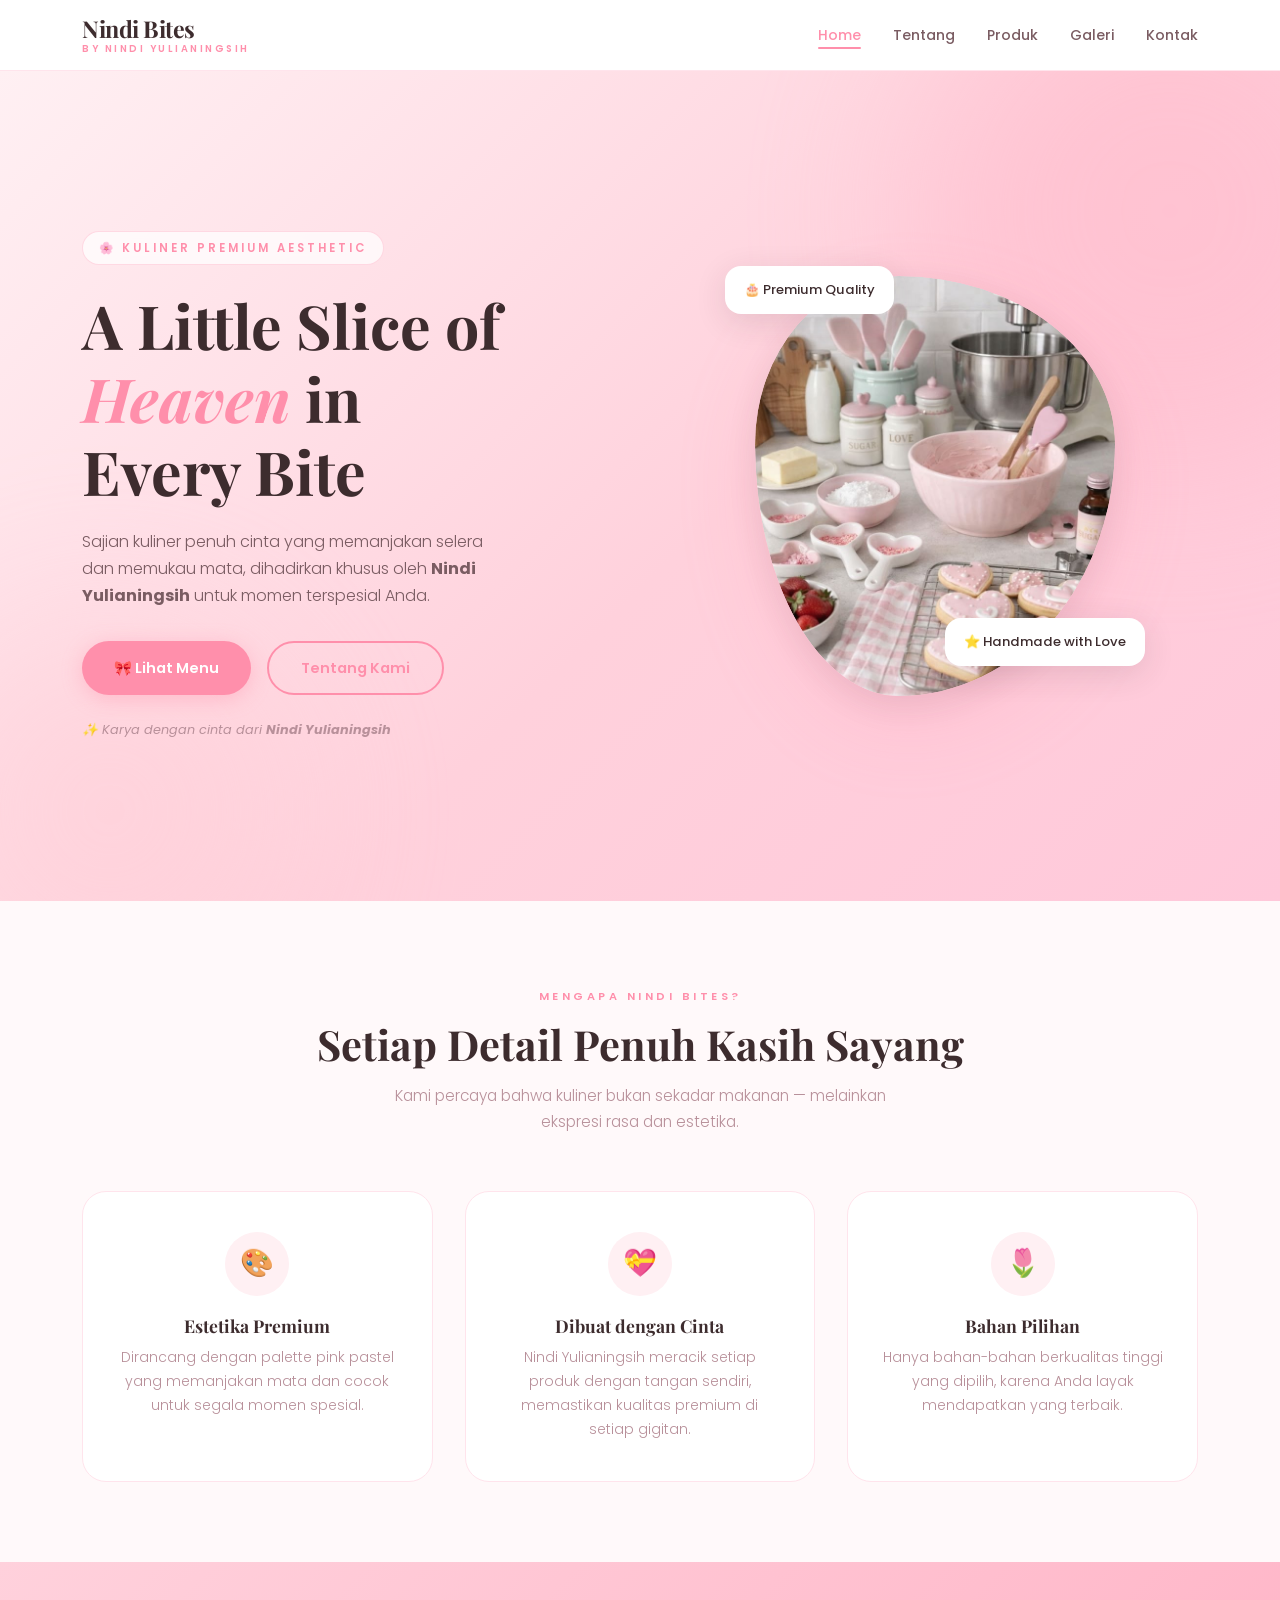
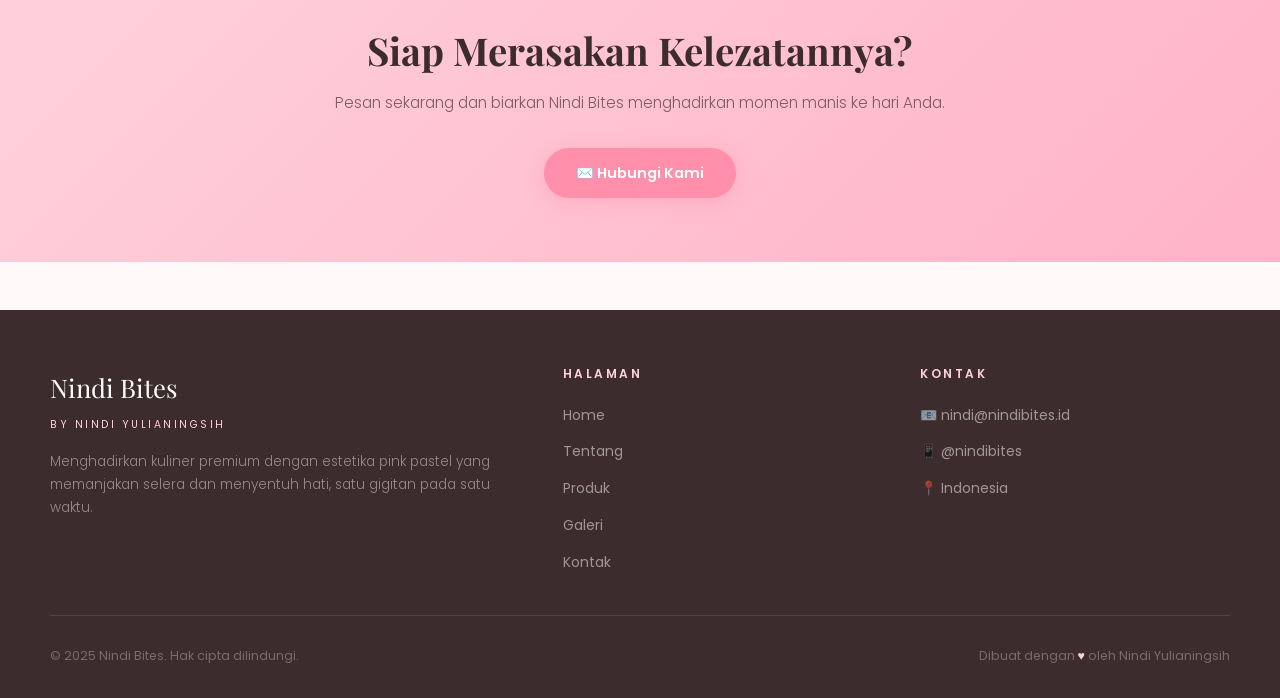
<file: index.html>
<!DOCTYPE html>
<html lang="id">
<head>
  <meta charset="UTF-8"/>
  <meta name="viewport" content="width=device-width,initial-scale=1.0"/>
  <title>Nindi Bites — A Little Slice of Heaven</title>
  <meta name="description" content="Nindi Bites oleh Nindi Yulianingsih — kuliner premium estetik pink pastel."/>
  <link rel="stylesheet" href="style.css"/>
  <link rel="preconnect" href="https://fonts.googleapis.com"/>
</head>
<body>
  <header>
    <nav class="navbar" aria-label="Navigasi Utama">
      <div class="nav-inner">
        <a href="index.html" class="nav-logo">
          <span class="brand">Nindi Bites</span>
          <span class="tag">by Nindi Yulianingsih</span>
        </a>
        <ul class="nav-links">
          <li><a href="index.html" class="active">Home</a></li>
          <li><a href="tentang.html" class="">Tentang</a></li>
          <li><a href="produk.html" class="">Produk</a></li>
          <li><a href="galeri.html" class="">Galeri</a></li>
          <li><a href="kontak.html" class="">Kontak</a></li>
        </ul>
        <button class="hamburger" aria-label="Toggle menu" aria-expanded="false">
          <span></span><span></span><span></span>
        </button>
      </div>
      <nav class="nav-mobile" aria-label="Navigasi Mobile">
        <a href="index.html" class="active">Home</a>
        <a href="tentang.html" class="">Tentang</a>
        <a href="produk.html" class="">Produk</a>
        <a href="galeri.html" class="">Galeri</a>
        <a href="kontak.html" class="">Kontak</a>
      </nav>
    </nav>
  </header>
<main>
  <section class="hero" aria-label="Hero Section">
    <div class="blob blob-1" aria-hidden="true"></div>
    <div class="blob blob-2" aria-hidden="true"></div>
    <div class="hero-inner">
      <div class="hero-text">
        <div class="hero-badge">🌸 Kuliner Premium Aesthetic</div>
        <h1 class="hero-title">A Little Slice of<br><em>Heaven</em> in<br>Every Bite</h1>
        <p class="hero-desc">Sajian kuliner penuh cinta yang memanjakan selera dan memukau mata, dihadirkan khusus oleh <strong>Nindi Yulianingsih</strong> untuk momen terspesial Anda.</p>
        <div class="hero-actions">
          <a href="produk.html" class="btn btn-primary">🎀 Lihat Menu</a>
          <a href="tentang.html" class="btn btn-outline">Tentang Kami</a>
        </div>
        <p class="hero-credit">✨ Karya dengan cinta dari <strong>Nindi Yulianingsih</strong></p>
      </div>
      <div class="hero-visual">
        <div class="hero-img-wrap">
          <div class="float-tag tl">🎂 Premium Quality</div>
          <div class="hero-img-blob">
            <img src="[data-uri]" alt="Nindi Bites — Baking aesthetic pink"/>
          </div>
          <div class="float-tag br">⭐ Handmade with Love</div>
        </div>
      </div>
    </div>
  </section>

  <section aria-labelledby="feat-title">
    <div class="section">
      <div class="sec-hd">
        <span class="eyebrow">Mengapa Nindi Bites?</span>
        <h2 class="sec-title" id="feat-title">Setiap Detail Penuh Kasih Sayang</h2>
        <p class="sec-sub">Kami percaya bahwa kuliner bukan sekadar makanan — melainkan ekspresi rasa dan estetika.</p>
      </div>
      <div class="features-grid">
        <article class="feat-card">
          <div class="feat-icon">🎨</div>
          <h3>Estetika Premium</h3>
          <p>Dirancang dengan palette pink pastel yang memanjakan mata dan cocok untuk segala momen spesial.</p>
        </article>
        <article class="feat-card">
          <div class="feat-icon">💝</div>
          <h3>Dibuat dengan Cinta</h3>
          <p>Nindi Yulianingsih meracik setiap produk dengan tangan sendiri, memastikan kualitas premium di setiap gigitan.</p>
        </article>
        <article class="feat-card">
          <div class="feat-icon">🌷</div>
          <h3>Bahan Pilihan</h3>
          <p>Hanya bahan-bahan berkualitas tinggi yang dipilih, karena Anda layak mendapatkan yang terbaik.</p>
        </article>
      </div>
    </div>
  </section>

  <section class="cta-strip" aria-labelledby="cta-title">
    <h2 id="cta-title">Siap Merasakan Kelezatannya?</h2>
    <p>Pesan sekarang dan biarkan Nindi Bites menghadirkan momen manis ke hari Anda.</p>
    <a href="kontak.html" class="btn btn-primary">✉️ Hubungi Kami</a>
  </section>
</main>
  <footer>
    <div class="foot-inner">
      <div class="foot-brand">
        <span class="brand">Nindi Bites</span>
        <span class="tag">by Nindi Yulianingsih</span>
        <p>Menghadirkan kuliner premium dengan estetika pink pastel yang memanjakan selera dan menyentuh hati, satu gigitan pada satu waktu.</p>
      </div>
      <div class="foot-col">
        <h4>Halaman</h4>
        <ul>
          <li><a href="index.html">Home</a></li>
          <li><a href="tentang.html">Tentang</a></li>
          <li><a href="produk.html">Produk</a></li>
          <li><a href="galeri.html">Galeri</a></li>
          <li><a href="kontak.html">Kontak</a></li>
        </ul>
      </div>
      <div class="foot-col">
        <h4>Kontak</h4>
        <ul>
          <li><a href="#">📧 nindi@nindibites.id</a></li>
          <li><a href="#">📱 @nindibites</a></li>
          <li><a href="#">📍 Indonesia</a></li>
        </ul>
      </div>
    </div>
    <div class="foot-btm">
      <span>© 2025 Nindi Bites. Hak cipta dilindungi.</span>
      <span>Dibuat dengan <span class="heart">♥</span> oleh Nindi Yulianingsih</span>
    </div>
  </footer>
<script src="main.js"></script>
</body>
</html>
</file>
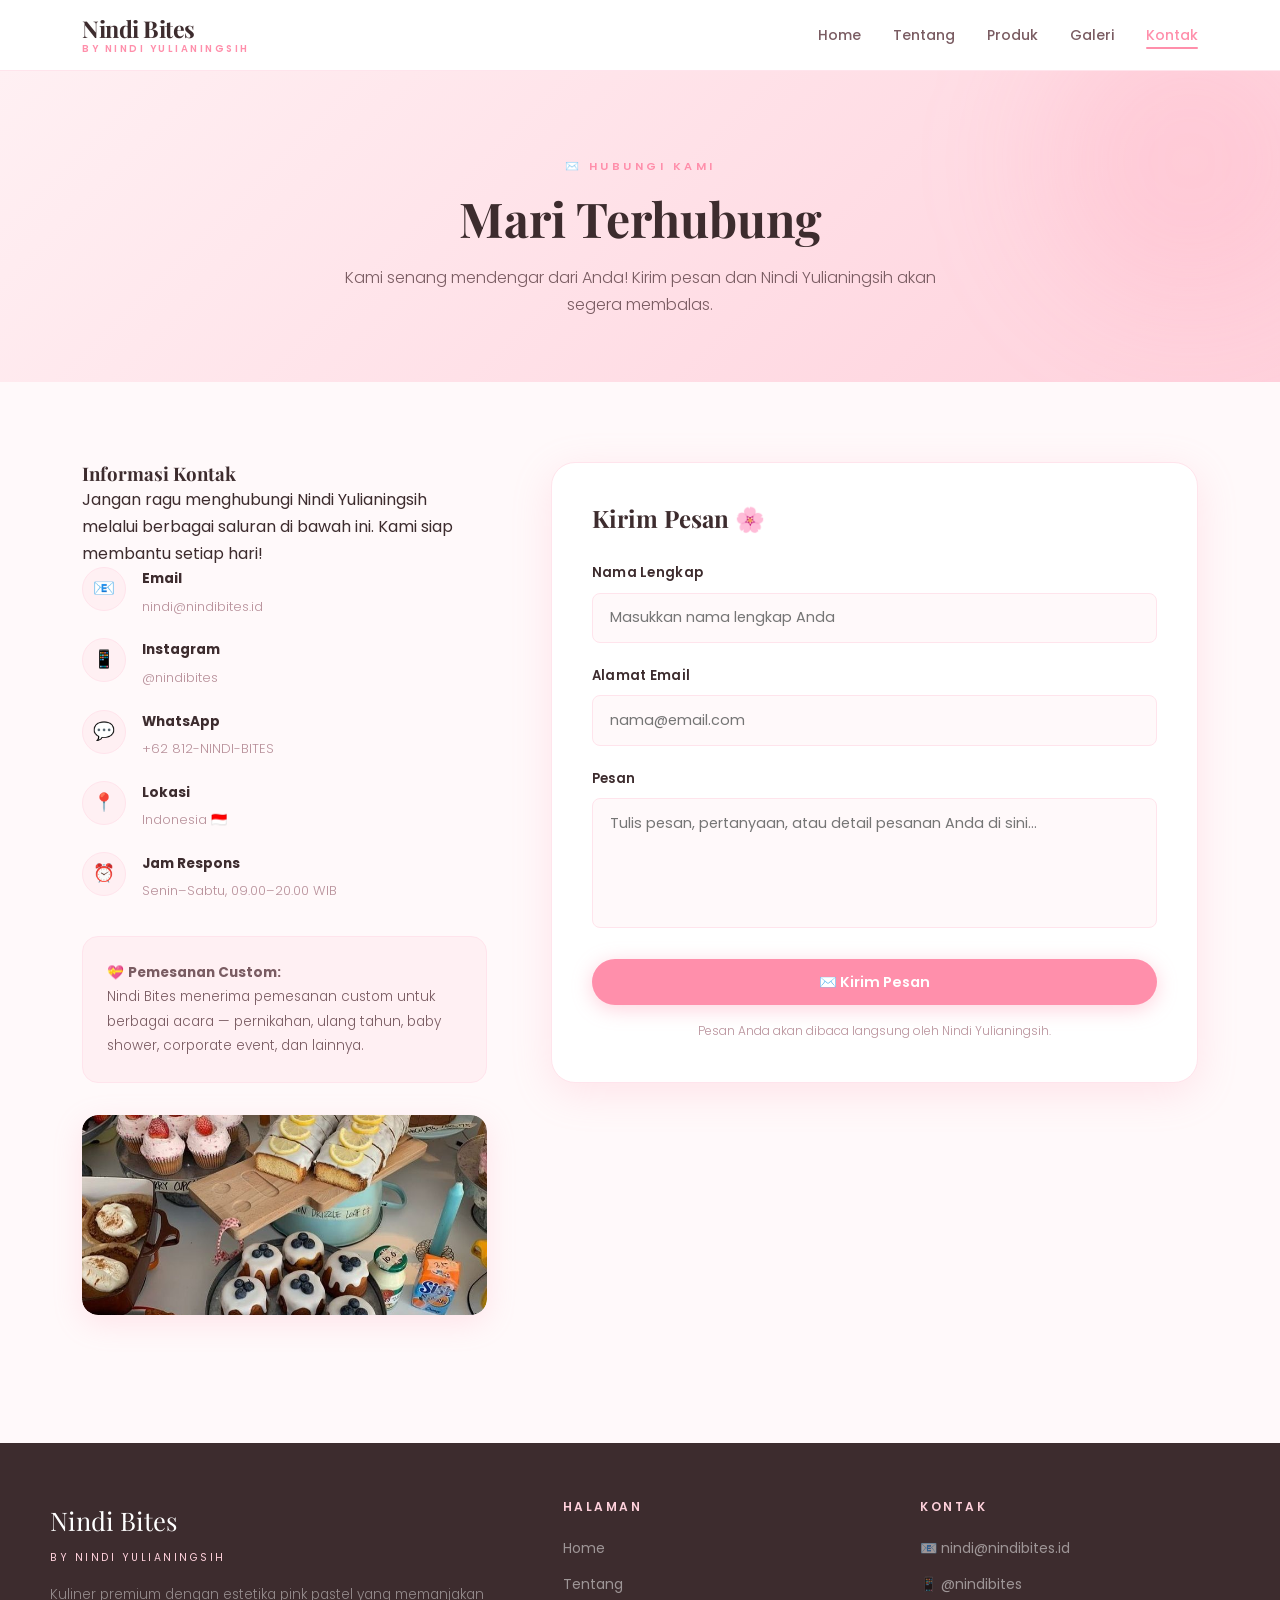
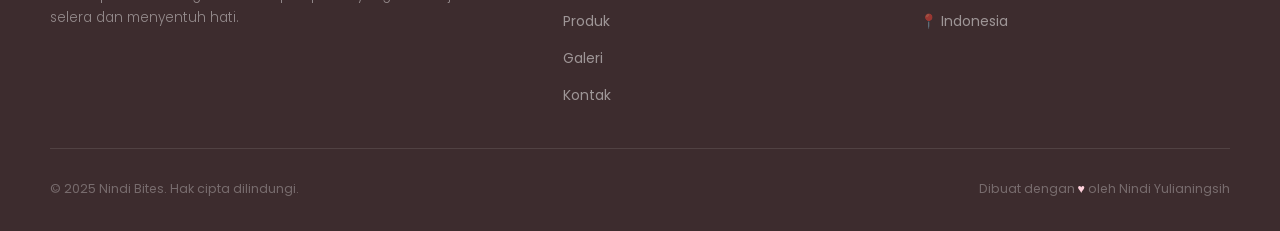
<file: kontak.html>
<!DOCTYPE html>
<html lang="id">
<head>
  <meta charset="UTF-8"/>
  <meta name="viewport" content="width=device-width,initial-scale=1.0"/>
  <title>Kontak — Nindi Bites</title>
  <link rel="stylesheet" href="style.css"/>
  <link rel="preconnect" href="https://fonts.googleapis.com"/>
</head>
<body>
  <header>
    <nav class="navbar" aria-label="Navigasi Utama">
      <div class="nav-inner">
        <a href="index.html" class="nav-logo">
          <span class="brand">Nindi Bites</span>
          <span class="tag">by Nindi Yulianingsih</span>
        </a>
        <ul class="nav-links">
          <li><a href="index.html" class="">Home</a></li>
          <li><a href="tentang.html" class="">Tentang</a></li>
          <li><a href="produk.html" class="">Produk</a></li>
          <li><a href="galeri.html" class="">Galeri</a></li>
          <li><a href="kontak.html" class="active">Kontak</a></li>
        </ul>
        <button class="hamburger" aria-label="Toggle menu" aria-expanded="false">
          <span></span><span></span><span></span>
        </button>
      </div>
      <nav class="nav-mobile">
        <a href="index.html" class="">Home</a>
        <a href="tentang.html" class="">Tentang</a>
        <a href="produk.html" class="">Produk</a>
        <a href="galeri.html" class="">Galeri</a>
        <a href="kontak.html" class="active">Kontak</a>
      </nav>
    </nav>
  </header>
<main>
  <section class="page-hero">
    <div class="page-hero-in">
      <span class="eyebrow">✉️ Hubungi Kami</span>
      <h1>Mari Terhubung</h1>
      <p>Kami senang mendengar dari Anda! Kirim pesan dan Nindi Yulianingsih akan segera membalas.</p>
    </div>
  </section>

  <section aria-labelledby="con-title">
    <div class="section">
      <div class="contact-layout">
        <aside>
          <h3 id="con-title">Informasi Kontak</h3>
          <p>Jangan ragu menghubungi Nindi Yulianingsih melalui berbagai saluran di bawah ini. Kami siap membantu setiap hari!</p>
          <div class="c-detail"><div class="c-icon">📧</div><div><strong>Email</strong><span>nindi@nindibites.id</span></div></div>
          <div class="c-detail"><div class="c-icon">📱</div><div><strong>Instagram</strong><span>@nindibites</span></div></div>
          <div class="c-detail"><div class="c-icon">💬</div><div><strong>WhatsApp</strong><span>+62 812-NINDI-BITES</span></div></div>
          <div class="c-detail"><div class="c-icon">📍</div><div><strong>Lokasi</strong><span>Indonesia 🇮🇩</span></div></div>
          <div class="c-detail"><div class="c-icon">⏰</div><div><strong>Jam Respons</strong><span>Senin–Sabtu, 09.00–20.00 WIB</span></div></div>
          <div style="margin-top:2rem;padding:1.5rem;background:var(--pink-blush);border-radius:var(--r-md);border:1.5px solid var(--border)">
            <p style="font-size:.85rem;color:var(--mid);font-weight:300;line-height:1.8;margin:0">💝 <strong>Pemesanan Custom:</strong><br>Nindi Bites menerima pemesanan custom untuk berbagai acara — pernikahan, ulang tahun, baby shower, corporate event, dan lainnya.</p>
          </div>
          <div style="margin-top:2rem;border-radius:var(--r-md);overflow:hidden;box-shadow:0 8px 30px var(--shadow)">
            <img src="[data-uri]" alt="Nindi Bites bake spread" style="width:100%;height:200px;object-fit:cover;border-radius:var(--r-md)"/>
          </div>
        </aside>
        <div class="form-wrap">
          <h3>Kirim Pesan 🌸</h3>
          <form id="contactForm" novalidate aria-label="Formulir Kontak Nindi Bites">
            <div class="fg">
              <label for="nama">Nama Lengkap</label>
              <input type="text" id="nama" name="nama" placeholder="Masukkan nama lengkap Anda" data-req="1" autocomplete="name"/>
              <span class="err" role="alert"></span>
            </div>
            <div class="fg">
              <label for="email">Alamat Email</label>
              <input type="email" id="email" name="email" placeholder="nama@email.com" data-req="1" autocomplete="email"/>
              <span class="err" role="alert"></span>
            </div>
            <div class="fg">
              <label for="pesan">Pesan</label>
              <textarea id="pesan" name="pesan" placeholder="Tulis pesan, pertanyaan, atau detail pesanan Anda di sini…" data-req="1"></textarea>
              <span class="err" role="alert"></span>
            </div>
            <button type="submit" class="btn btn-primary" style="width:100%;justify-content:center">✉️ Kirim Pesan</button>
            <p style="font-size:.75rem;color:var(--light);text-align:center;margin-top:1rem;font-weight:300">Pesan Anda akan dibaca langsung oleh Nindi Yulianingsih.</p>
          </form>
        </div>
      </div>
    </div>
  </section>
</main>
  <footer>
    <div class="foot-inner">
      <div class="foot-brand">
        <span class="brand">Nindi Bites</span>
        <span class="tag">by Nindi Yulianingsih</span>
        <p>Kuliner premium dengan estetika pink pastel yang memanjakan selera dan menyentuh hati.</p>
      </div>
      <div class="foot-col">
        <h4>Halaman</h4>
        <ul>
          <li><a href="index.html">Home</a></li>
          <li><a href="tentang.html">Tentang</a></li>
          <li><a href="produk.html">Produk</a></li>
          <li><a href="galeri.html">Galeri</a></li>
          <li><a href="kontak.html">Kontak</a></li>
        </ul>
      </div>
      <div class="foot-col">
        <h4>Kontak</h4>
        <ul>
          <li><a href="#">📧 nindi@nindibites.id</a></li>
          <li><a href="#">📱 @nindibites</a></li>
          <li><a href="#">📍 Indonesia</a></li>
        </ul>
      </div>
    </div>
    <div class="foot-btm">
      <span>© 2025 Nindi Bites. Hak cipta dilindungi.</span>
      <span>Dibuat dengan <span class="heart">♥</span> oleh Nindi Yulianingsih</span>
    </div>
  </footer>
<script src="main.js"></script>
</body>
</html>
</file>
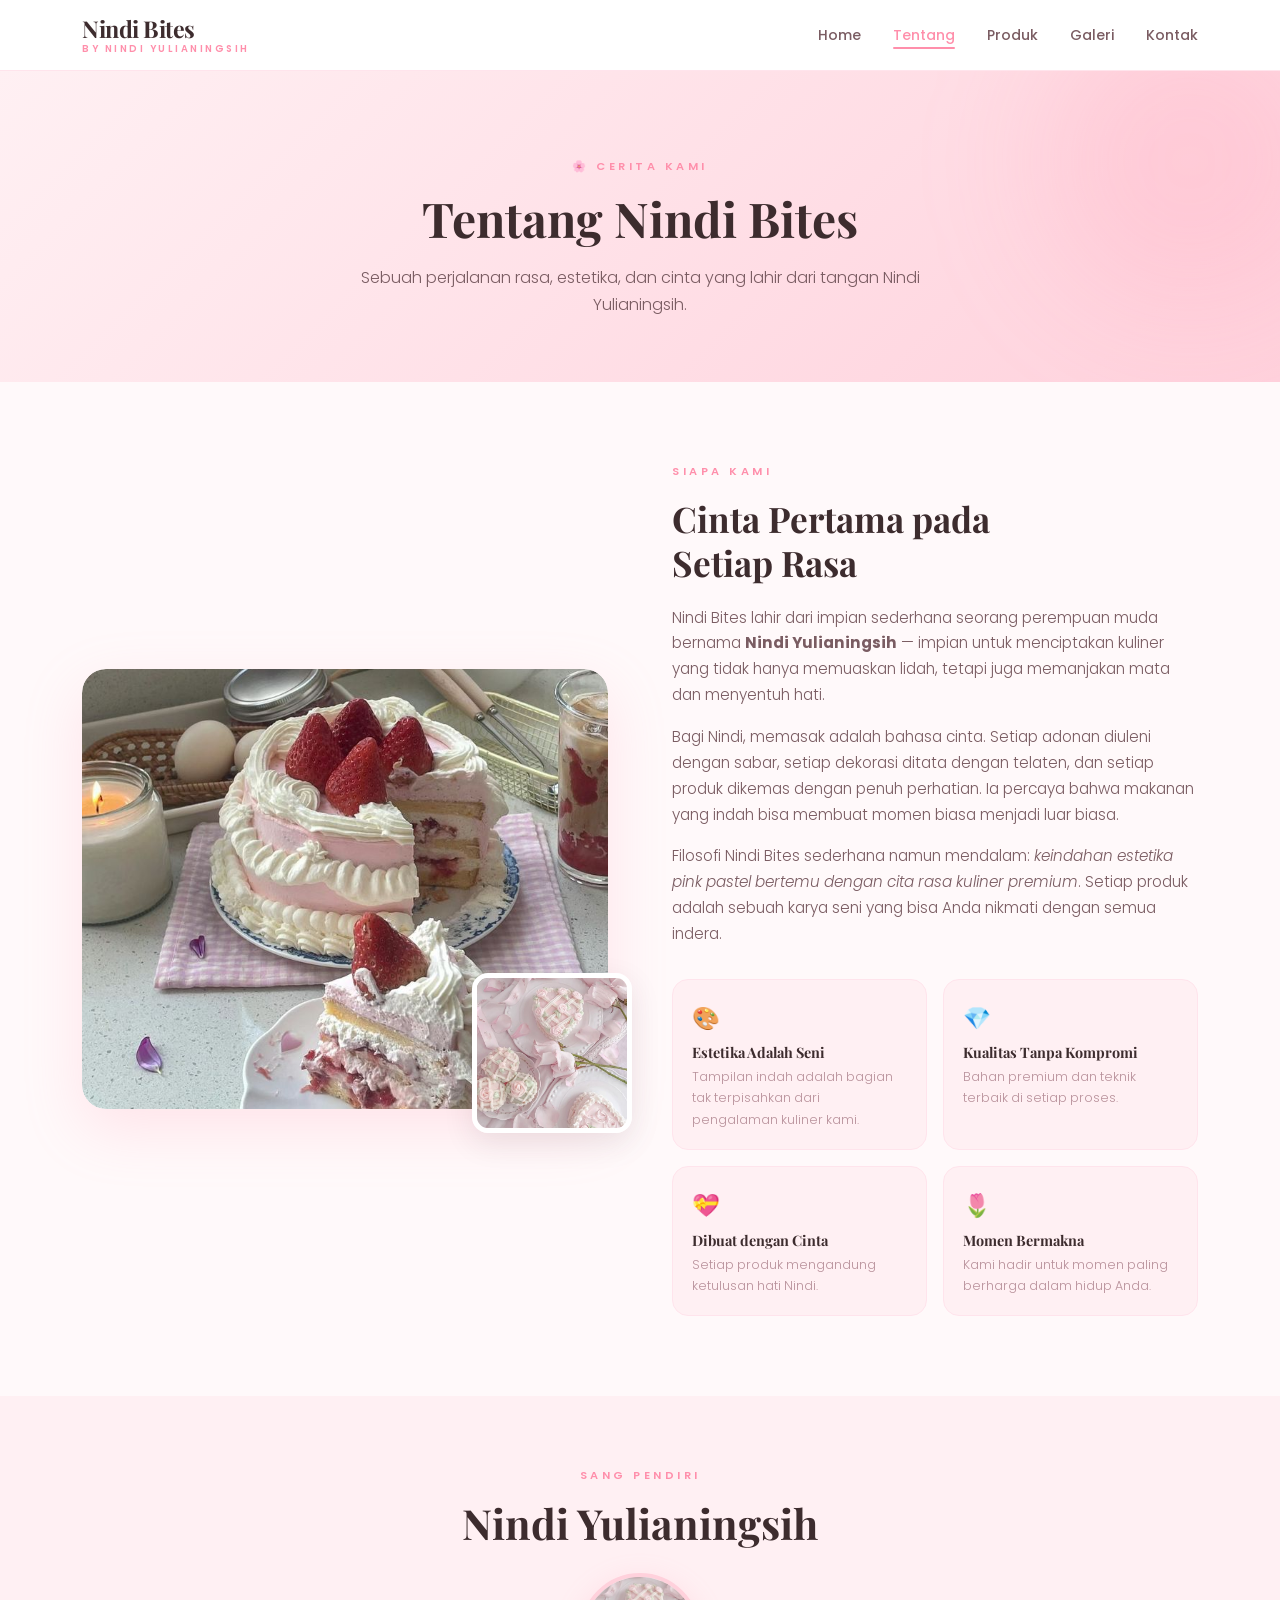
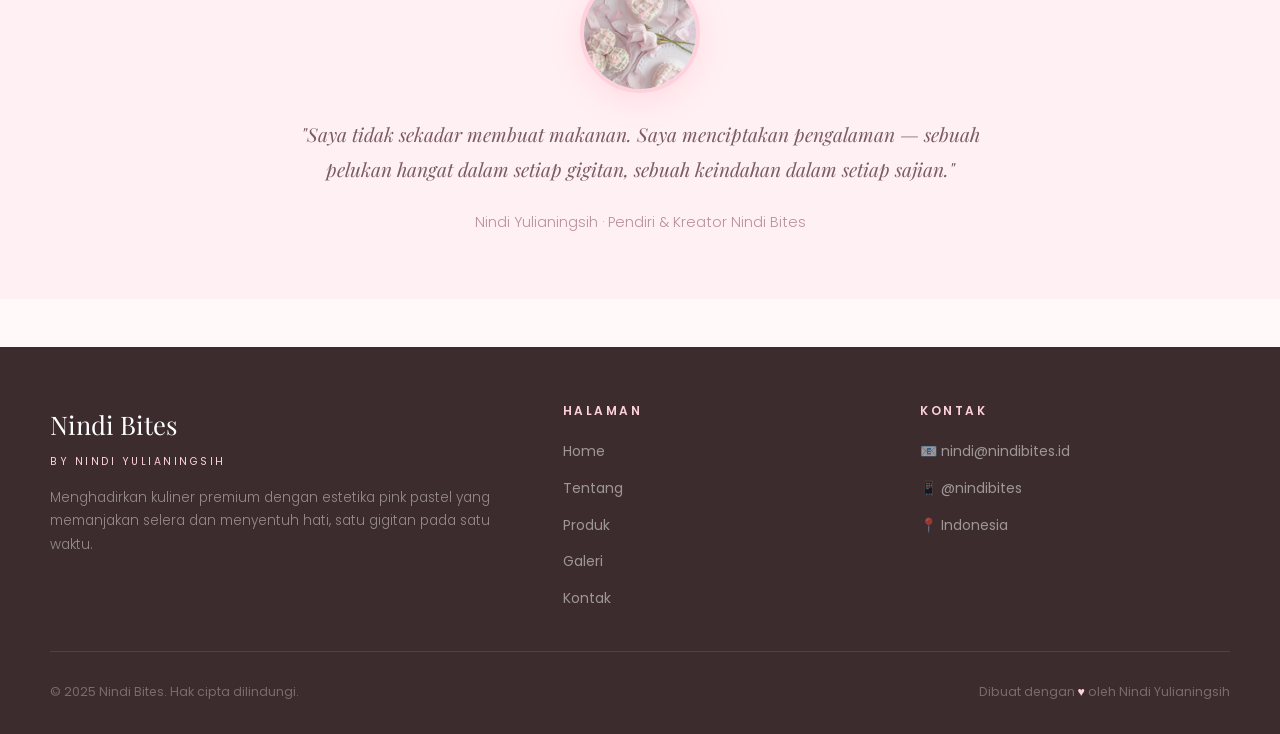
<file: tentang.html>
<!DOCTYPE html>
<html lang="id">
<head>
  <meta charset="UTF-8"/>
  <meta name="viewport" content="width=device-width,initial-scale=1.0"/>
  <title>Tentang — Nindi Bites</title>
  <link rel="stylesheet" href="style.css"/>
  <link rel="preconnect" href="https://fonts.googleapis.com"/>
</head>
<body>
  <header>
    <nav class="navbar" aria-label="Navigasi Utama">
      <div class="nav-inner">
        <a href="index.html" class="nav-logo">
          <span class="brand">Nindi Bites</span>
          <span class="tag">by Nindi Yulianingsih</span>
        </a>
        <ul class="nav-links">
          <li><a href="index.html" class="">Home</a></li>
          <li><a href="tentang.html" class="active">Tentang</a></li>
          <li><a href="produk.html" class="">Produk</a></li>
          <li><a href="galeri.html" class="">Galeri</a></li>
          <li><a href="kontak.html" class="">Kontak</a></li>
        </ul>
        <button class="hamburger" aria-label="Toggle menu" aria-expanded="false">
          <span></span><span></span><span></span>
        </button>
      </div>
      <nav class="nav-mobile" aria-label="Navigasi Mobile">
        <a href="index.html" class="">Home</a>
        <a href="tentang.html" class="active">Tentang</a>
        <a href="produk.html" class="">Produk</a>
        <a href="galeri.html" class="">Galeri</a>
        <a href="kontak.html" class="">Kontak</a>
      </nav>
    </nav>
  </header>
<main>
  <section class="page-hero">
    <div class="page-hero-in">
      <span class="eyebrow">🌸 Cerita Kami</span>
      <h1>Tentang Nindi Bites</h1>
      <p>Sebuah perjalanan rasa, estetika, dan cinta yang lahir dari tangan Nindi Yulianingsih.</p>
    </div>
  </section>

  <section aria-labelledby="story-title">
    <div class="section">
      <div class="about-grid">
        <div style="position:relative">
          <div class="about-img-main">
            <img src="[data-uri]" alt="Strawberry cake estetik Nindi Bites"/>
          </div>
          <div class="about-img-accent">
            <img src="[data-uri]" alt="Rose cake detail Nindi Bites"/>
          </div>
        </div>
        <div class="about-text">
          <span class="eyebrow">Siapa Kami</span>
          <h2 id="story-title">Cinta Pertama pada<br>Setiap Rasa</h2>
          <p>Nindi Bites lahir dari impian sederhana seorang perempuan muda bernama <strong>Nindi Yulianingsih</strong> — impian untuk menciptakan kuliner yang tidak hanya memuaskan lidah, tetapi juga memanjakan mata dan menyentuh hati.</p>
          <p>Bagi Nindi, memasak adalah bahasa cinta. Setiap adonan diuleni dengan sabar, setiap dekorasi ditata dengan telaten, dan setiap produk dikemas dengan penuh perhatian. Ia percaya bahwa makanan yang indah bisa membuat momen biasa menjadi luar biasa.</p>
          <p>Filosofi Nindi Bites sederhana namun mendalam: <em>keindahan estetika pink pastel bertemu dengan cita rasa kuliner premium</em>. Setiap produk adalah sebuah karya seni yang bisa Anda nikmati dengan semua indera.</p>
          <div class="vals">
            <article class="val"><div class="ico">🎨</div><h4>Estetika Adalah Seni</h4><p>Tampilan indah adalah bagian tak terpisahkan dari pengalaman kuliner kami.</p></article>
            <article class="val"><div class="ico">💎</div><h4>Kualitas Tanpa Kompromi</h4><p>Bahan premium dan teknik terbaik di setiap proses.</p></article>
            <article class="val"><div class="ico">💝</div><h4>Dibuat dengan Cinta</h4><p>Setiap produk mengandung ketulusan hati Nindi.</p></article>
            <article class="val"><div class="ico">🌷</div><h4>Momen Bermakna</h4><p>Kami hadir untuk momen paling berharga dalam hidup Anda.</p></article>
          </div>
        </div>
      </div>
    </div>
  </section>

  <section aria-labelledby="founder-title" style="background:var(--pink-blush);padding:4rem 2rem">
    <div class="quote-block">
      <span class="eyebrow">Sang Pendiri</span>
      <h2 class="sec-title" id="founder-title">Nindi Yulianingsih</h2>
      <div class="founder-avatar">
        <img src="[data-uri]" alt="Nindi Yulianingsih — Pendiri Nindi Bites"/>
      </div>
      <blockquote>"Saya tidak sekadar membuat makanan. Saya menciptakan pengalaman — sebuah pelukan hangat dalam setiap gigitan, sebuah keindahan dalam setiap sajian."</blockquote>
      <p style="font-size:.9rem;color:var(--light);font-weight:300">Nindi Yulianingsih · Pendiri &amp; Kreator Nindi Bites</p>
    </div>
  </section>
</main>
  <footer>
    <div class="foot-inner">
      <div class="foot-brand">
        <span class="brand">Nindi Bites</span>
        <span class="tag">by Nindi Yulianingsih</span>
        <p>Menghadirkan kuliner premium dengan estetika pink pastel yang memanjakan selera dan menyentuh hati, satu gigitan pada satu waktu.</p>
      </div>
      <div class="foot-col">
        <h4>Halaman</h4>
        <ul>
          <li><a href="index.html">Home</a></li>
          <li><a href="tentang.html">Tentang</a></li>
          <li><a href="produk.html">Produk</a></li>
          <li><a href="galeri.html">Galeri</a></li>
          <li><a href="kontak.html">Kontak</a></li>
        </ul>
      </div>
      <div class="foot-col">
        <h4>Kontak</h4>
        <ul>
          <li><a href="#">📧 nindi@nindibites.id</a></li>
          <li><a href="#">📱 @nindibites</a></li>
          <li><a href="#">📍 Indonesia</a></li>
        </ul>
      </div>
    </div>
    <div class="foot-btm">
      <span>© 2025 Nindi Bites. Hak cipta dilindungi.</span>
      <span>Dibuat dengan <span class="heart">♥</span> oleh Nindi Yulianingsih</span>
    </div>
  </footer>
<script src="main.js"></script>
</body>
</html>
</file>
<file: style.css>
@import url('https://fonts.googleapis.com/css2?family=Playfair+Display:ital,wght@0,400;0,600;0,700;1,400&family=Poppins:wght@300;400;500;600;700&display=swap');

:root {
  --pink:       #FFD1DC;
  --pink-mid:   #FFB3C6;
  --pink-deep:  #FF8FAB;
  --pink-blush: #FFF0F3;
  --white:      #FFFFFF;
  --cream:      #FFF9FA;
  --dark:       #3D2C2E;
  --mid:        #7A5C62;
  --light:      #B8909A;
  --border:     #FFE4EC;
  --shadow:     rgba(255,143,171,0.20);
  --font-d:     'Playfair Display', serif;
  --font-b:     'Poppins', sans-serif;
  --r-sm:8px; --r-md:16px; --r-lg:24px; --r-xl:40px;
  --t: 0.35s cubic-bezier(.4,0,.2,1);
}
*,*::before,*::after{box-sizing:border-box;margin:0;padding:0}
html{scroll-behavior:smooth}
body{font-family:var(--font-b);background:var(--cream);color:var(--dark);line-height:1.7;overflow-x:hidden}
img{max-width:100%;display:block}
a{text-decoration:none;color:inherit}
ul{list-style:none}
h1,h2,h3,h4{font-family:var(--font-d);line-height:1.25;color:var(--dark)}

/* NAVBAR */
.navbar{position:sticky;top:0;z-index:1000;background:rgba(255,255,255,.9);backdrop-filter:blur(16px);border-bottom:1.5px solid var(--border);transition:box-shadow var(--t)}
.navbar.scrolled{box-shadow:0 4px 32px var(--shadow)}
.nav-inner{max-width:1180px;margin:0 auto;padding:0 2rem;height:70px;display:flex;align-items:center;justify-content:space-between}
.nav-logo{display:flex;flex-direction:column;line-height:1.15}
.nav-logo .brand{font-family:var(--font-d);font-size:1.45rem;font-weight:700;letter-spacing:-.5px}
.nav-logo .tag{font-size:.6rem;font-weight:600;letter-spacing:2.5px;text-transform:uppercase;color:var(--pink-deep)}
.nav-links{display:flex;align-items:center;gap:2rem}
.nav-links a{font-size:.875rem;font-weight:500;color:var(--mid);position:relative;transition:color var(--t)}
.nav-links a::after{content:'';position:absolute;bottom:-4px;left:0;width:0;height:2px;background:var(--pink-deep);border-radius:2px;transition:width var(--t)}
.nav-links a:hover,.nav-links a.active{color:var(--pink-deep)}
.nav-links a:hover::after,.nav-links a.active::after{width:100%}
.hamburger{display:none;flex-direction:column;gap:5px;cursor:pointer;background:none;border:none;padding:4px}
.hamburger span{display:block;width:24px;height:2px;background:var(--dark);border-radius:2px;transition:var(--t)}
.hamburger.open span:nth-child(1){transform:translateY(7px) rotate(45deg)}
.hamburger.open span:nth-child(2){opacity:0}
.hamburger.open span:nth-child(3){transform:translateY(-7px) rotate(-45deg)}
.nav-mobile{display:none;flex-direction:column;background:var(--white);border-top:1px solid var(--border);padding:1rem 2rem 1.5rem;gap:.2rem}
.nav-mobile.open{display:flex}
.nav-mobile a{font-size:.95rem;font-weight:500;color:var(--mid);padding:.65rem 0;border-bottom:1px solid var(--border);transition:color var(--t)}
.nav-mobile a:last-child{border-bottom:none}
.nav-mobile a:hover,.nav-mobile a.active{color:var(--pink-deep)}

/* BUTTONS */
.btn{display:inline-flex;align-items:center;gap:.5rem;padding:.8rem 2rem;border-radius:var(--r-xl);font-family:var(--font-b);font-weight:600;font-size:.9rem;border:none;cursor:pointer;transition:all var(--t)}
.btn-primary{background:var(--pink-deep);color:var(--white);box-shadow:0 4px 20px rgba(255,143,171,.4)}
.btn-primary:hover{background:#ff6b8a;transform:translateY(-2px);box-shadow:0 8px 30px rgba(255,143,171,.55)}
.btn-outline{background:transparent;color:var(--pink-deep);border:2px solid var(--pink-deep)}
.btn-outline:hover{background:var(--pink-deep);color:var(--white);transform:translateY(-2px)}
.btn-sm{padding:.55rem 1.3rem;font-size:.8rem}

/* HERO */
.hero{min-height:calc(100vh - 70px);display:flex;align-items:center;position:relative;overflow:hidden;background:linear-gradient(135deg,var(--pink-blush) 0%,var(--pink) 55%,#ffc8da 100%)}
.blob{position:absolute;border-radius:50%;filter:blur(90px);opacity:.45;animation:float 9s ease-in-out infinite}
.blob-1{width:520px;height:520px;background:var(--pink-mid);top:-120px;right:-150px}
.blob-2{width:380px;height:380px;background:#ffccd5;bottom:-100px;left:-80px;animation-delay:-4s}
@keyframes float{0%,100%{transform:translateY(0) scale(1)}50%{transform:translateY(-22px) scale(1.04)}}
.hero-inner{position:relative;z-index:2;max-width:1180px;width:100%;margin:0 auto;padding:4rem 2rem;display:flex;align-items:center;gap:4rem}
.hero-text{flex:1}
.hero-badge{display:inline-block;background:rgba(255,255,255,.72);color:var(--pink-deep);font-size:.72rem;font-weight:600;letter-spacing:3px;text-transform:uppercase;padding:.4rem 1rem;border-radius:50px;border:1px solid rgba(255,143,171,.3);margin-bottom:1.5rem;backdrop-filter:blur(8px)}
.hero-title{font-size:clamp(2.4rem,5vw,3.8rem);font-weight:700;margin-bottom:1.2rem;line-height:1.2}
.hero-title em{font-style:italic;color:var(--pink-deep)}
.hero-desc{font-size:1rem;color:var(--mid);margin-bottom:2rem;max-width:420px;font-weight:300}
.hero-credit{font-size:.8rem;color:var(--light);margin-top:1.5rem;font-style:italic}
.hero-actions{display:flex;gap:1rem;flex-wrap:wrap}
.hero-visual{flex:1;display:flex;justify-content:center}
.hero-img-wrap{position:relative;width:360px;height:420px}
.hero-img-blob{width:100%;height:100%;border-radius:40% 60% 60% 40% / 40% 40% 60% 60%;overflow:hidden;box-shadow:0 30px 80px var(--shadow),0 10px 30px rgba(61,44,46,.1)}
.hero-img-blob img{width:100%;height:100%;object-fit:cover;border-radius:inherit}
.float-tag{position:absolute;background:var(--white);border-radius:var(--r-md);padding:.8rem 1.2rem;box-shadow:0 8px 32px rgba(61,44,46,.12);font-size:.82rem;font-weight:500;white-space:nowrap}
.float-tag.tl{top:-10px;left:-30px}
.float-tag.br{bottom:30px;right:-30px}

/* SECTION */
.section{padding:5rem 2rem;max-width:1180px;margin:0 auto}
.sec-hd{text-align:center;margin-bottom:3.5rem}
.eyebrow{display:inline-block;font-size:.7rem;font-weight:600;letter-spacing:3.5px;text-transform:uppercase;color:var(--pink-deep);margin-bottom:.75rem}
.sec-title{font-size:clamp(1.8rem,3.5vw,2.6rem);margin-bottom:.8rem}
.sec-sub{font-size:.95rem;color:var(--light);font-weight:300;max-width:500px;margin:0 auto}

/* FEATURES */
.features-grid{display:grid;grid-template-columns:repeat(3,1fr);gap:2rem}
.feat-card{background:var(--white);border-radius:var(--r-lg);padding:2.5rem 2rem;text-align:center;border:1.5px solid var(--border);transition:all var(--t)}
.feat-card:hover{transform:translateY(-6px);box-shadow:0 20px 50px var(--shadow);border-color:var(--pink)}
.feat-icon{width:64px;height:64px;border-radius:50%;background:var(--pink-blush);display:flex;align-items:center;justify-content:center;margin:0 auto 1.2rem;font-size:1.7rem}
.feat-card h3{font-size:1.1rem;margin-bottom:.6rem}
.feat-card p{font-size:.875rem;color:var(--light);font-weight:300}

/* ABOUT */
.about-grid{display:grid;grid-template-columns:1fr 1fr;gap:4rem;align-items:center}
.about-img-main{width:100%;height:440px;border-radius:var(--r-lg);overflow:hidden;box-shadow:0 20px 60px var(--shadow);position:relative}
.about-img-main img{width:100%;height:100%;object-fit:cover;border-radius:inherit;transition:transform .6s ease}
.about-img-main:hover img{transform:scale(1.04)}
.about-img-accent{position:absolute;bottom:-24px;right:-24px;width:160px;height:160px;border-radius:var(--r-md);overflow:hidden;border:5px solid var(--white);box-shadow:0 10px 30px rgba(61,44,46,.1)}
.about-img-accent img{width:100%;height:100%;object-fit:cover}
.about-text .eyebrow{display:block;margin-bottom:1rem}
.about-text h2{font-size:clamp(1.6rem,3vw,2.2rem);margin-bottom:1.2rem}
.about-text p{font-size:.95rem;color:var(--mid);font-weight:300;margin-bottom:1rem}
.vals{display:grid;grid-template-columns:1fr 1fr;gap:1rem;margin-top:2rem}
.val{background:var(--pink-blush);border-radius:var(--r-md);padding:1.2rem;border:1px solid var(--border)}
.val .ico{font-size:1.4rem;margin-bottom:.4rem}
.val h4{font-size:.9rem;margin-bottom:.3rem}
.val p{font-size:.78rem;color:var(--light);margin:0}

/* PRODUCTS */
.products-grid{display:grid;grid-template-columns:repeat(3,1fr);gap:2.5rem}
.prod-card{background:var(--white);border-radius:var(--r-lg);overflow:hidden;border:1.5px solid var(--border);transition:all var(--t);display:flex;flex-direction:column}
.prod-card:hover{transform:translateY(-8px);box-shadow:0 24px 60px var(--shadow);border-color:var(--pink-mid)}
.prod-img{height:260px;overflow:hidden;position:relative}
.prod-img img{width:100%;height:100%;object-fit:cover;transition:transform .6s ease}
.prod-card:hover .prod-img img{transform:scale(1.06)}
.prod-badge{position:absolute;top:14px;left:14px;background:var(--pink-deep);color:var(--white);font-size:.68rem;font-weight:600;letter-spacing:1px;padding:.3rem .8rem;border-radius:50px}
.prod-body{padding:1.8rem;flex:1;display:flex;flex-direction:column}
.prod-body h3{font-size:1.2rem;margin-bottom:.5rem}
.prod-body p{font-size:.875rem;color:var(--light);font-weight:300;flex:1;margin-bottom:1.5rem}
.prod-foot{display:flex;align-items:center;justify-content:space-between}
.prod-price{font-family:var(--font-d);font-size:1.3rem;font-weight:700;color:var(--pink-deep)}

/* GALLERY */
.gallery-grid{display:grid;grid-template-columns:repeat(3,1fr);grid-auto-rows:270px;gap:1.2rem}
.g-item{border-radius:var(--r-md);overflow:hidden;position:relative;cursor:pointer}
.g-item.wide{grid-column:span 2}
.g-item.tall{grid-row:span 2}
.g-item img{width:100%;height:100%;object-fit:cover;transition:transform .6s ease}
.g-item:hover img{transform:scale(1.06)}
.g-overlay{position:absolute;inset:0;background:linear-gradient(to top,rgba(255,143,171,.6),transparent);opacity:0;transition:opacity var(--t);display:flex;align-items:flex-end;padding:1.2rem}
.g-item:hover .g-overlay{opacity:1}
.g-overlay span{color:var(--white);font-size:.82rem;font-weight:500}

/* CONTACT */
.contact-layout{display:grid;grid-template-columns:1fr 1.6fr;gap:4rem;align-items:start}
.c-info h3{font-size:1.4rem;margin-bottom:1rem}
.c-info p{font-size:.9rem;color:var(--mid);font-weight:300;margin-bottom:2rem}
.c-detail{display:flex;align-items:flex-start;gap:1rem;margin-bottom:1.2rem}
.c-icon{width:44px;height:44px;background:var(--pink-blush);border-radius:50%;display:flex;align-items:center;justify-content:center;font-size:1.1rem;flex-shrink:0;border:1px solid var(--border)}
.c-detail strong{display:block;font-size:.85rem;color:var(--dark);margin-bottom:.1rem}
.c-detail span{font-size:.82rem;color:var(--light);font-weight:300}
.form-wrap{background:var(--white);border-radius:var(--r-lg);padding:2.5rem;border:1.5px solid var(--border);box-shadow:0 10px 40px var(--shadow)}
.form-wrap h3{font-size:1.5rem;margin-bottom:1.8rem}
.fg{margin-bottom:1.4rem}
.fg label{display:block;font-size:.82rem;font-weight:600;margin-bottom:.5rem;letter-spacing:.3px}
.fg input,.fg textarea{width:100%;padding:.85rem 1.1rem;border:1.5px solid var(--border);border-radius:var(--r-sm);font-family:var(--font-b);font-size:.9rem;color:var(--dark);background:var(--cream);transition:border-color var(--t),box-shadow var(--t);outline:none;resize:none}
.fg input:focus,.fg textarea:focus{border-color:var(--pink-deep);box-shadow:0 0 0 3px rgba(255,143,171,.18);background:var(--white)}
.fg textarea{height:130px}
.fg .err{display:none;font-size:.75rem;color:#e05c7a;margin-top:.35rem}
.fg.error input,.fg.error textarea{border-color:#e05c7a}
.fg.error .err{display:block}

/* PAGE HERO */
.page-hero{padding:5rem 2rem 4rem;text-align:center;background:linear-gradient(135deg,var(--pink-blush) 0%,var(--pink) 100%);position:relative;overflow:hidden}
.page-hero::before{content:'';position:absolute;top:-60px;right:-60px;width:300px;height:300px;border-radius:50%;background:rgba(255,143,171,.18);filter:blur(60px)}
.page-hero-in{position:relative;z-index:2;max-width:640px;margin:0 auto}
.page-hero-in h1{font-size:clamp(2rem,4vw,3rem);margin-bottom:1rem}
.page-hero-in p{font-size:1rem;color:var(--mid);font-weight:300}

/* CTA STRIP */
.cta-strip{background:linear-gradient(135deg,var(--pink) 0%,var(--pink-mid) 100%);padding:4rem 2rem;text-align:center}
.cta-strip h2{font-family:var(--font-d);font-size:clamp(1.8rem,3.5vw,2.4rem);color:var(--dark);margin-bottom:1rem}
.cta-strip p{color:var(--mid);font-weight:300;font-size:.95rem;margin-bottom:2rem;font-family:var(--font-b)}

/* FOUNDER QUOTE */
.quote-block{max-width:680px;margin:0 auto;text-align:center}
.quote-block blockquote{font-family:var(--font-d);font-size:1.2rem;font-style:italic;color:var(--mid);line-height:1.8;margin-bottom:1.5rem}
.founder-avatar{width:120px;height:120px;border-radius:50%;overflow:hidden;margin:1.5rem auto;border:4px solid var(--pink);box-shadow:0 8px 30px var(--shadow)}
.founder-avatar img{width:100%;height:100%;object-fit:cover}

/* FOOTER */
footer{background:var(--dark);color:rgba(255,255,255,.7);padding:3.5rem 2rem 2rem;margin-top:3rem}
.foot-inner{max-width:1180px;margin:0 auto;display:grid;grid-template-columns:1.5fr 1fr 1fr;gap:3rem;padding-bottom:2.5rem;border-bottom:1px solid rgba(255,255,255,.1)}
.foot-brand .brand{font-family:var(--font-d);font-size:1.6rem;color:var(--white);display:block;margin-bottom:.4rem}
.foot-brand .tag{font-size:.65rem;letter-spacing:2.5px;text-transform:uppercase;color:var(--pink);display:block;margin-bottom:1rem}
.foot-brand p{font-size:.85rem;line-height:1.7;color:rgba(255,255,255,.45);font-weight:300}
.foot-col h4{font-family:var(--font-b);font-size:.75rem;font-weight:600;letter-spacing:2.5px;text-transform:uppercase;color:var(--pink);margin-bottom:1.2rem}
.foot-col ul{display:flex;flex-direction:column;gap:.6rem}
.foot-col ul li a{font-size:.875rem;color:rgba(255,255,255,.5);transition:color var(--t)}
.foot-col ul li a:hover{color:var(--pink)}
.foot-btm{max-width:1180px;margin:1.8rem auto 0;display:flex;align-items:center;justify-content:space-between;font-size:.78rem;color:rgba(255,255,255,.3)}
.heart{color:var(--pink)}

/* RESPONSIVE */
@media(max-width:900px){
  .nav-links{display:none}
  .hamburger{display:flex}
  .hero-inner{flex-direction:column-reverse;text-align:center;gap:2.5rem;padding:3rem 1.5rem}
  .hero-desc{margin:0 auto 2rem}
  .hero-actions{justify-content:center}
  .hero-img-wrap{width:280px;height:320px}
  .float-tag.tl{top:-8px;left:-10px;font-size:.75rem}
  .float-tag.br{bottom:10px;right:-10px;font-size:.75rem}
  .features-grid{grid-template-columns:1fr;gap:1.5rem}
  .products-grid{grid-template-columns:1fr;gap:2rem}
  .about-grid{grid-template-columns:1fr;gap:2rem}
  .about-img-accent{display:none}
  .gallery-grid{grid-template-columns:1fr 1fr;grid-auto-rows:200px}
  .g-item.wide{grid-column:span 1}
  .contact-layout{grid-template-columns:1fr;gap:2.5rem}
  .foot-inner{grid-template-columns:1fr;gap:2rem}
  .foot-btm{flex-direction:column;gap:.5rem;text-align:center}
  .vals{grid-template-columns:1fr}
}
@media(max-width:560px){
  .section{padding:3.5rem 1.2rem}
  .gallery-grid{grid-template-columns:1fr;grid-auto-rows:220px}
  .g-item.tall{grid-row:span 1}
}
</file>
